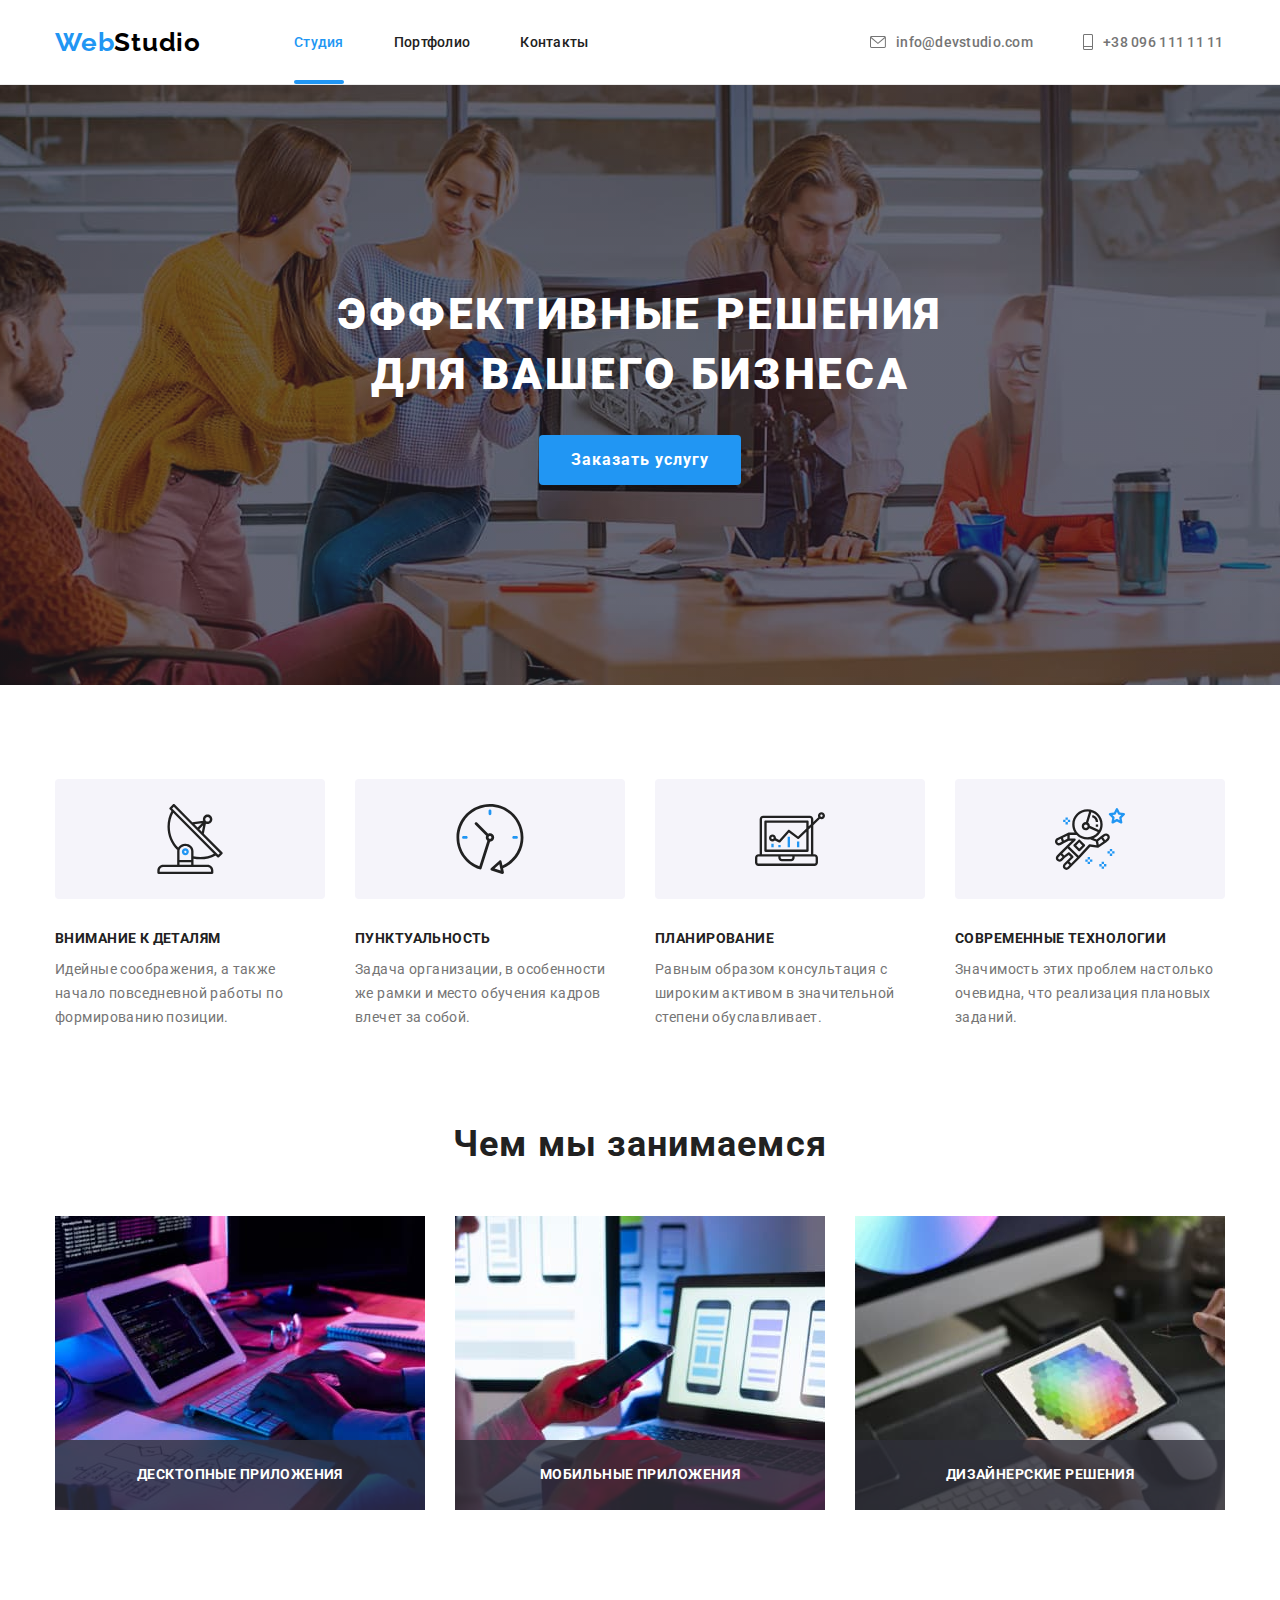
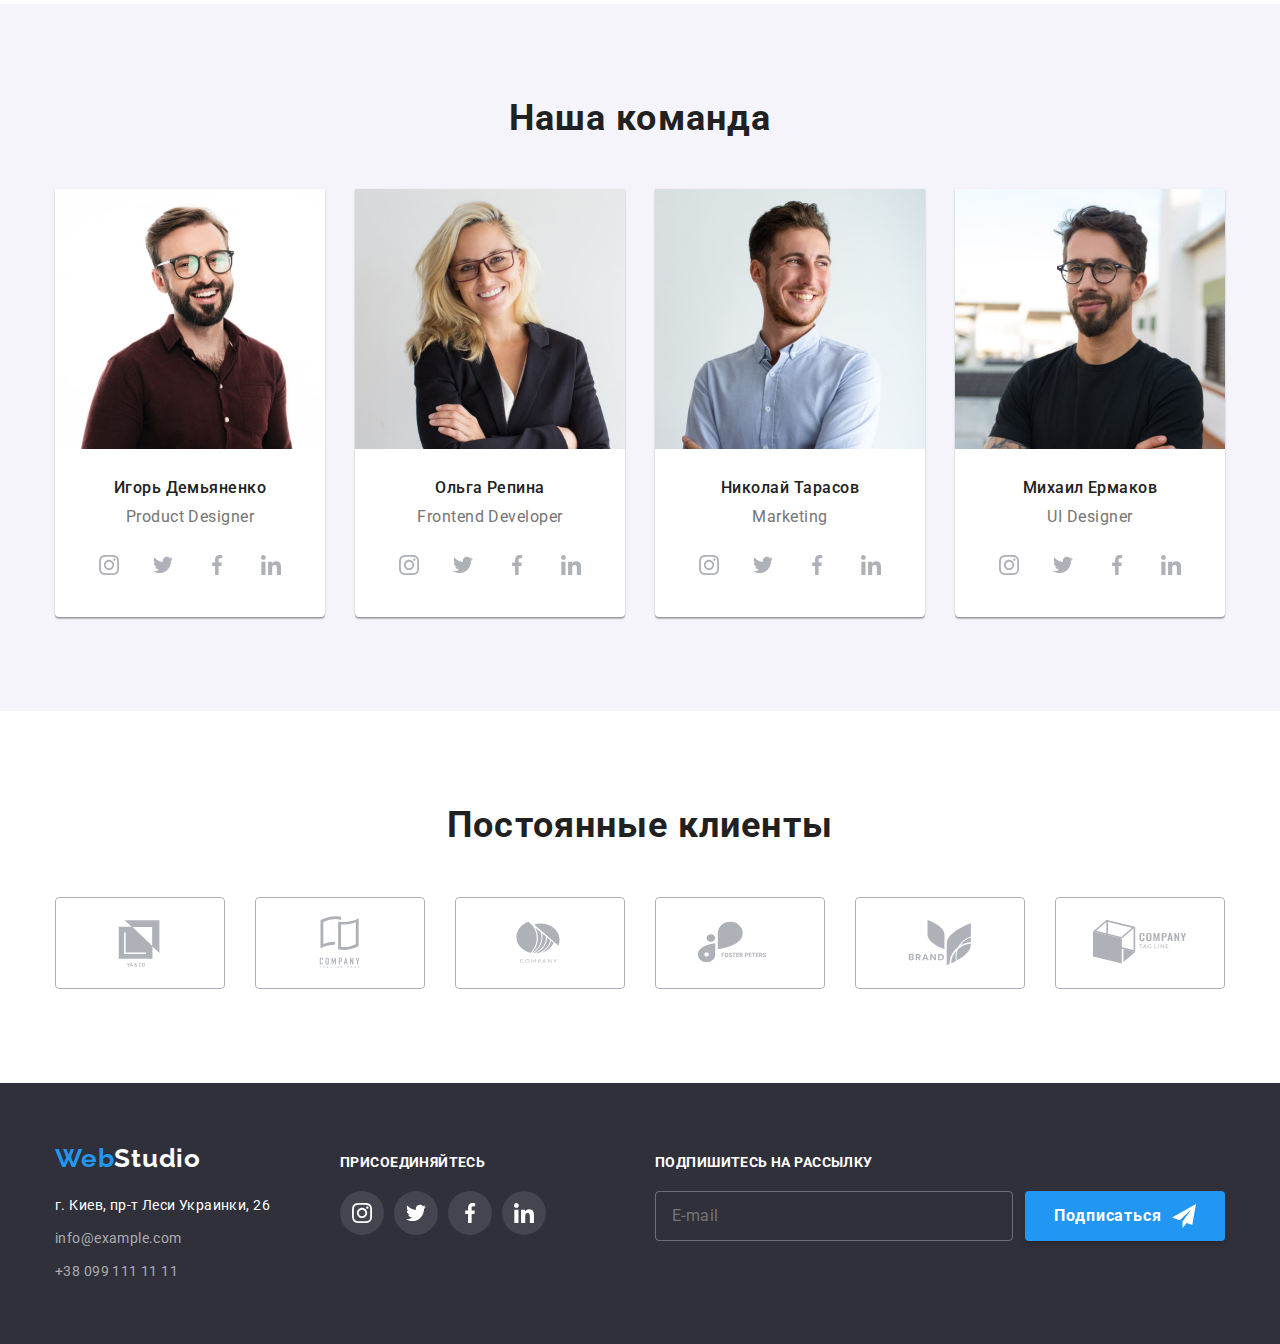
<file: index.html>
<!DOCTYPE html>
<html lang="ru">
  <head>
    <meta charset="UTF-8" />
    <meta http-equiv="X-UA-Compatible" content="IE=edge" />
    <meta name="viewport" content="width=device-width, initial-scale=1.0" />
    <link rel="preconnect" href="https://fonts.googleapis.com" />
    <link rel="preconnect" href="https://fonts.gstatic.com" crossorigin />
    <title>goit-markup-hw-07</title>
    <link
      href="https://fonts.googleapis.com/css2?family=Raleway:wght@700&family=Roboto:wght@400;500;700;900&display=swap"
      rel="stylesheet"
    />
    <link
      rel="stylesheet"
      href="https://cdnjs.cloudflare.com/ajax/libs/modern-normalize/1.1.0/modern-normalize.min.css"
    />
    <link rel="stylesheet" href="./css/main.min.css" />
  </head>
  <body>
    <header class="header">
      <div class="conteiner header__conteiner">
        <a class="logo header__logo link" href=""
          >Web<span class="header__logo--black">Studio</span></a
        >
        <nav class="navigation">
          <ul class="menu-list list">
            <li class="menu-list__item">
              <a class="menu-list__link link current" href="">Студия</a>
            </li>
            <li class="menu-list__item">
              <a class="menu-list__link link" href="./portfolio.html"
                >Портфолио</a
              >
            </li>
            <li class="menu-list__item">
              <a class="menu-list__link link" href="">Контакты</a>
            </li>
          </ul>
        </nav>
        <ul class="menu-list__secondlist list">
          <li class="menu-list__seconditem">
            <a
              class="menu-list__secondlink link"
              href="mailto:info@devstudio.com"
            >
              <svg class="envelope-icon" width="16" height="12">
                <use href="./imedges/icon/symbol-defs.svg#icon-envelope"></use>
              </svg>
              info@devstudio.com
            </a>
          </li>
          <li class="menu-list__seconditem">
            <a class="menu-list__secondlink tel link" href="tel:+380961111111">
              <svg class="telephone-icon" width="10" height="16">
                <use href="./imedges/icon/symbol-defs.svg#icon-telephone"></use>
              </svg>
              +38 096 111 11 11
            </a>
          </li>
        </ul>
      </div>
    </header>
    <main>
      <!-- section-1 -->
      <section class="hero section overlay">
        <div class="conteiner">
          <h1 class="hero__title">Эффективные решения для вашего бизнеса</h1>
          <button class="hero__button button" type="button" data-modal-open>
            Заказать услугу
          </button>
        </div>
      </section>
      <!-- section-2 -->
      <section class="dignity section">
        <div class="conteiner">
          <h2 class="visually-hidden">Достоинства</h2>
          <ul class="dignity__list list">
            <li class="dignity__item">
              <div class="dignity__icon">
                <svg class="" width="70" height="70">
                  <use href="./imedges/icon/symbol-defs.svg#icon-antenna"></use>
                </svg>
              </div>
              <h3 class="dignity__subtitle">Внимание к деталям</h3>
              <p class="dignity__text">
                Идейные соображения, а также начало повседневной работы по
                формированию позиции.
              </p>
            </li>
            <li class="dignity__item">
              <div class="dignity__icon">
                <svg class="" width="70" height="70">
                  <use href="./imedges/icon/symbol-defs.svg#icon-clock"></use>
                </svg>
              </div>
              <h3 class="dignity__subtitle">Пунктуальность</h3>
              <p class="dignity__text">
                Задача организации, в особенности же рамки и место обучения
                кадров влечет за собой.
              </p>
            </li>
            <li class="dignity__item">
              <div class="dignity__icon">
                <svg class="" width="70" height="70">
                  <use href="./imedges/icon/symbol-defs.svg#icon-diagram"></use>
                </svg>
              </div>
              <h3 class="dignity__subtitle">Планирование</h3>
              <p class="dignity__text">
                Равным образом консультация с широким активом в значительной
                степени обуславливает.
              </p>
            </li>
            <li class="dignity__item">
              <div class="dignity__icon">
                <svg class="" width="70" height="70">
                  <use
                    href="./imedges/icon/symbol-defs.svg#icon-astronaut"
                  ></use>
                </svg>
              </div>
              <h3 class="dignity__subtitle">Современные технологии</h3>
              <p class="dignity__text">
                Значимость этих проблем настолько очевидна, что реализация
                плановых заданий.
              </p>
            </li>
          </ul>
        </div>
      </section>
      <!-- section-3 -->
      <section class="activyti section">
        <div class="conteiner">
          <h2 class="activyti__title">Чем мы занимаемся</h2>
          <ul class="activyti__list list">
            <li class="imedges">
              <div class="activyti__card">
                <img
                  src="./imedges/studio/img-1.jpg"
                  alt="клавиатура и монитор"
                  width="370"
                  height="294"
                />
                <p class="activyti__text">Десктопные приложения</p>
              </div>
            </li>
            <li class="imedges">
              <div class="activyti__card">
                <img
                  src="./imedges/studio/img-2.jpg"
                  alt="клавиатура и монитор"
                  width="370"
                  height="294"
                />
                <p class="activyti__text">Мобильные приложения</p>
              </div>
            </li>
            <li class="imedges">
              <div class="activyti__card">
                <img
                  src="./imedges/studio/img-3.jpg"
                  alt="клавиатура и монитор"
                  width="370"
                  height="294"
                />
                <p class="activyti__text">Дизайнерские решения</p>
              </div>
            </li>
          </ul>
        </div>
      </section>
      <!-- section-4 -->
      <section class="command section">
        <div class="conteiner">
          <h2 class="command__title">Наша команда</h2>
          <ul class="command__list list">
            <li class="command__item">
              <img
                src="./imedges/studio/img-4.jpg"
                alt="мужчина"
                width="270"
                height="260"
              />
              <div class="command__aside">
                <h3 class="command__subtitle">Игорь Демьяненко</h3>
                <p class="command__text">Product Designer</p>
                <ul class="social-network list">
                  <li class="social-network__item">
                    <a class="social-network__link link" href="">
                      <svg class="social-network__icon" width="20" height="20">
                        <use
                          href="./imedges/icon/symbol-defs.svg#icon-instagram"
                        ></use>
                      </svg>
                    </a>
                  </li>
                  <li class="social-network__item">
                    <a class="social-network__link link" href="">
                      <svg class="social-network__icon" width="20" height="20">
                        <use
                          href="./imedges/icon/symbol-defs.svg#icon-twitter"
                        ></use>
                      </svg>
                    </a>
                  </li>
                  <li class="social-network__item">
                    <a class="social-network__link link" href="">
                      <svg class="social-network__icon" width="20" height="20">
                        <use
                          href="./imedges/icon/symbol-defs.svg#icon-facebook"
                        ></use>
                      </svg>
                    </a>
                  </li>
                  <li class="social-network__item">
                    <a class="social-network__link link" href="">
                      <svg class="social-network__icon" width="20" height="20">
                        <use
                          href="./imedges/icon/symbol-defs.svg#icon-linkedin"
                        ></use>
                      </svg>
                    </a>
                  </li>
                </ul>
              </div>
            </li>
            <li class="command__item">
              <img
                src="./imedges/studio/img-5.jpg"
                alt="женщина"
                width="270"
                height="260"
              />
              <div class="command__aside">
                <h3 class="command__subtitle">Ольга Репина</h3>
                <p class="command__text">Frontend Developer</p>
                <ul class="social-network list">
                  <li class="social-network__item">
                    <a class="social-network__link link" href="">
                      <svg class="social-network__icon" width="20" height="20">
                        <use
                          href="./imedges/icon/symbol-defs.svg#icon-instagram"
                        ></use>
                      </svg>
                    </a>
                  </li>
                  <li class="social-network__item">
                    <a class="social-network__link link" href="">
                      <svg class="social-network__icon" width="20" height="20">
                        <use
                          href="./imedges/icon/symbol-defs.svg#icon-twitter"
                        ></use>
                      </svg>
                    </a>
                  </li>
                  <li class="social-network__item">
                    <a class="social-network__link link" href="">
                      <svg class="social-network__icon" width="20" height="20">
                        <use
                          href="./imedges/icon/symbol-defs.svg#icon-facebook"
                        ></use>
                      </svg>
                    </a>
                  </li>
                  <li class="social-network__item">
                    <a class="social-network__link link" href="">
                      <svg class="social-network__icon" width="20" height="20">
                        <use
                          href="./imedges/icon/symbol-defs.svg#icon-linkedin"
                        ></use>
                      </svg>
                    </a>
                  </li>
                </ul>
              </div>
            </li>
            <li class="command__item">
              <img
                src="./imedges/studio/img-6.jpg"
                alt="мужчина"
                width="270"
                height="260"
              />
              <div class="command__aside">
                <h3 class="command__subtitle">Николай Тарасов</h3>
                <p class="command__text">Marketing</p>
                <ul class="social-network list">
                  <li class="social-network__item">
                    <a class="social-network__link link" href="">
                      <svg class="social-network__icon" width="20" height="20">
                        <use
                          href="./imedges/icon/symbol-defs.svg#icon-instagram"
                        ></use>
                      </svg>
                    </a>
                  </li>
                  <li class="social-network__item">
                    <a class="social-network__link link" href="">
                      <svg class="social-network__icon" width="20" height="20">
                        <use
                          href="./imedges/icon/symbol-defs.svg#icon-twitter"
                        ></use>
                      </svg>
                    </a>
                  </li>
                  <li class="social-network__item">
                    <a class="social-network__link link" href="">
                      <svg class="social-network__icon" width="20" height="20">
                        <use
                          href="./imedges/icon/symbol-defs.svg#icon-facebook"
                        ></use>
                      </svg>
                    </a>
                  </li>
                  <li class="social-network__item">
                    <a class="social-network__link link" href="">
                      <svg class="social-network__icon" width="20" height="20">
                        <use
                          href="./imedges/icon/symbol-defs.svg#icon-linkedin"
                        ></use>
                      </svg>
                    </a>
                  </li>
                </ul>
              </div>
            </li>
            <li class="command__item">
              <img
                src="./imedges/studio/img-7.jpg"
                alt="мужчина"
                width="270"
                height="260"
              />
              <div class="command__aside">
                <h3 class="command__subtitle">Михаил Ермаков</h3>
                <p class="command__text">UI Designer</p>
                <ul class="social-network list">
                  <li class="social-network__item">
                    <a class="social-network__link link" href="">
                      <svg class="social-network__icon" width="20" height="20">
                        <use
                          href="./imedges/icon/symbol-defs.svg#icon-instagram"
                        ></use>
                      </svg>
                    </a>
                  </li>
                  <li class="social-network__item">
                    <a class="social-network__link link" href="">
                      <svg class="social-network__icon" width="20" height="20">
                        <use
                          href="./imedges/icon/symbol-defs.svg#icon-twitter"
                        ></use>
                      </svg>
                    </a>
                  </li>
                  <li class="social-network__item">
                    <a class="social-network__link link" href="">
                      <svg class="social-network__icon" width="20" height="20">
                        <use
                          href="./imedges/icon/symbol-defs.svg#icon-facebook"
                        ></use>
                      </svg>
                    </a>
                  </li>
                  <li class="social-network__item">
                    <a class="social-network__link link" href="">
                      <svg class="social-network__icon" width="20" height="20">
                        <use
                          href="./imedges/icon/symbol-defs.svg#icon-linkedin"
                        ></use>
                      </svg>
                    </a>
                  </li>
                </ul>
              </div>
            </li>
          </ul>
        </div>
      </section>
      <!--section-5-->
      <section class="clients section">
        <div class="conteiner">
          <h2 class="clients__title">Постоянные клиенты</h2>
          <ul class="clients__list list">
            <li class="clients__item">
              <a class="clients__link link" href="">
                <svg class="clients__icon" width="106" height="60">
                  <use href="./imedges/icon/symbol-defs.svg#icon-Logo-1"></use>
                </svg>
              </a>
            </li>
            <li class="clients__item">
              <a class="clients__link link" href="">
                <svg class="clients__icon" width="106" height="60">
                  <use href="./imedges/icon/symbol-defs.svg#icon-Logo-2"></use>
                </svg>
              </a>
            </li>
            <li class="clients__item">
              <a class="clients__link link" href="">
                <svg class="clients__icon" width="106" height="60">
                  <use href="./imedges/icon/symbol-defs.svg#icon-Logo-3"></use>
                </svg>
              </a>
            </li>
            <li class="clients__item">
              <a class="clients__link link" href="">
                <svg class="clients__icon" width="106" height="60">
                  <use href="./imedges/icon/symbol-defs.svg#icon-Logo-4"></use>
                </svg>
              </a>
            </li>
            <li class="clients__item">
              <a class="clients__link link" href="">
                <svg class="clients__icon" width="106" height="60">
                  <use href="./imedges/icon/symbol-defs.svg#icon-Logo-5"></use>
                </svg>
              </a>
            </li>
            <li class="clients__item">
              <a class="clients__link link" href="">
                <svg class="clients__icon" width="106" height="60">
                  <use href="./imedges/icon/symbol-defs.svg#icon-Logo-6"></use>
                </svg>
              </a>
            </li>
          </ul>
        </div>
      </section>
    </main>
    <footer class="footer">
      <div class="footer__conteiner conteiner">
        <div>
          <a class="logo footer__logo link" href=""
            >Web<span class="footer__logo--white">Studio</span></a
          >
          <address class="address">
            <ul class="addres__list list">
              <li class="addres__item">
                <a
                  class="addres__link link"
                  href="https://goo.gl/maps/mEJsGeLwNFtNo4VW8"
                  target="blank"
                  >г. Киев, пр-т Леси Украинки, 26</a
                >
              </li>
              <li class="addres__item">
                <a class="contacts__link link" href="mailto:info@example.com"
                  >info@example.com</a
                >
              </li>
              <li class="addres__item">
                <a class="contacts__link link" href="tel:+380991111111"
                  >+38 099 111 11 11</a
                >
              </li>
            </ul>
          </address>
        </div>
        <div class="footer__soc">
          <p class="footer__text">присоединяйтесь</p>
          <ul class="social-network list">
            <li class="social-network__item">
              <a
                class="social-network__link social-network__link--footer link"
                href=""
              >
                <svg class="social-network__icon" width="20" height="20">
                  <use
                    href="./imedges/icon/symbol-defs.svg#icon-instagram"
                  ></use>
                </svg>
              </a>
            </li>
            <li class="social-network__item">
              <a
                class="social-network__link social-network__link--footer link"
                href=""
              >
                <svg class="social-network__icon" width="20" height="20">
                  <use href="./imedges/icon/symbol-defs.svg#icon-twitter"></use>
                </svg>
              </a>
            </li>
            <li class="social-network__item">
              <a
                class="social-network__link social-network__link--footer link"
                href=""
              >
                <svg class="social-network__icon" width="20" height="20">
                  <use
                    href="./imedges/icon/symbol-defs.svg#icon-facebook"
                  ></use>
                </svg>
              </a>
            </li>
            <li class="social-network__item">
              <a
                class="social-network__link social-network__link--footer link"
                href=""
              >
                <svg class="social-network__icon" width="20" height="20">
                  <use
                    href="./imedges/icon/symbol-defs.svg#icon-linkedin"
                  ></use>
                </svg>
              </a>
            </li>
          </ul>
        </div>
        <form class="footer-form">
          <div>
            <p class="footer-form__text">Подпишитесь на рассылку</p>
            <input
              type="email"
              name="meil"
              class="footer-input"
              placeholder="E-mail"
            />
          </div>
          <button class="footer__button button" type="submit">
            Подписаться
            <svg class="footer-form__icon" width="24" height="24">
              <use href="./imedges/icon/symbol-defs.svg#icon-icon-send"></use>
            </svg>
          </button>
        </form>
      </div>
    </footer>
    <div class="backdrop is-hidden" data-modal>
      <div class="modal">
        <button class="modal__close" type="button" data-modal-close>
          <svg class="modal__icon" width="18" height="18">
            <use
              href="./imedges/icon/symbol-defs.svg#icon-close-black-18dp-2-1-1"
            ></use>
          </svg>
        </button>
        <p class="modal__title">Оставьте свои данные, мы вам перезвоним</p>
        <form class="modal-form" action="#">
          <div class="modal-form__field">
            <label class="modal-form__label" for="name">Имя</label>
            <div class="modal-form__input-wrap">
              <input
                type="text"
                name="name"
                id="name"
                class="modal-form__input"
                required
                minlength="2"
              />
              <svg class="modal-form__icon" width="18" height="18">
                <use
                  href="./imedges/icon/symbol-defs.svg#icon-person-black"
                ></use>
              </svg>
            </div>
          </div>
          <div class="modal-form__field">
            <label class="modal-form__label" for="tel">Телефон</label>
            <div class="modal-form__input-wrap">
              <input
                type="tel"
                name="tel"
                id="tel"
                class="modal-form__input"
                required
              />
              <svg class="modal-form__icon" width="18" height="18">
                <use
                  href="./imedges/icon/symbol-defs.svg#icon-phone-black"
                ></use>
              </svg>
            </div>
          </div>
          <div class="modal-form__field">
            <label class="modal-form__label" for="mail">Почта</label>
            <div class="modal-form__input-wrap">
              <input
                type="email"
                name="meil"
                id="mail"
                class="modal-form__input"
              />
              <svg class="modal-form__icon" width="18" height="18">
                <use
                  href="./imedges/icon/symbol-defs.svg#icon-email-black"
                ></use>
              </svg>
            </div>
          </div>
          <div class="modal-form__field">
            <label class="modal-form__label" for="comment">Коментарий</label>
            <textarea
              name="comment"
              placeholder="Введите текст"
              class="modal-form__comment"
              id="comment"
            ></textarea>
          </div>
          <div class="checkbox">
            <input
              type="checkbox"
              name="privasy-check"
              class="checkbox__check visually-hidden"
              id="modal-check"
            />
            <label class="checkbox__text" for="modal-check">
              <svg class="checkbox__ikon-first" width="16" height="15">
                <use href="./imedges/icon/symbol-defs.svg#icon-Vector"></use>
              </svg>
              <svg class="checkbox__ikon-second" width="16" height="15">
                <use
                  href="./imedges/icon/symbol-defs.svg#icon-icon-check"
                ></use>
              </svg>
              Соглашаюсь с рассылкой и принимаю&nbsp;
              <a class="modal-form__link" href="">Условия договора</a></label
            >
          </div>
          <button class="modal-button button" type="submit">Отправить</button>
        </form>
      </div>
    </div>
    <script src="./js/modal.js"></script>
  </body>
</html>
</file>
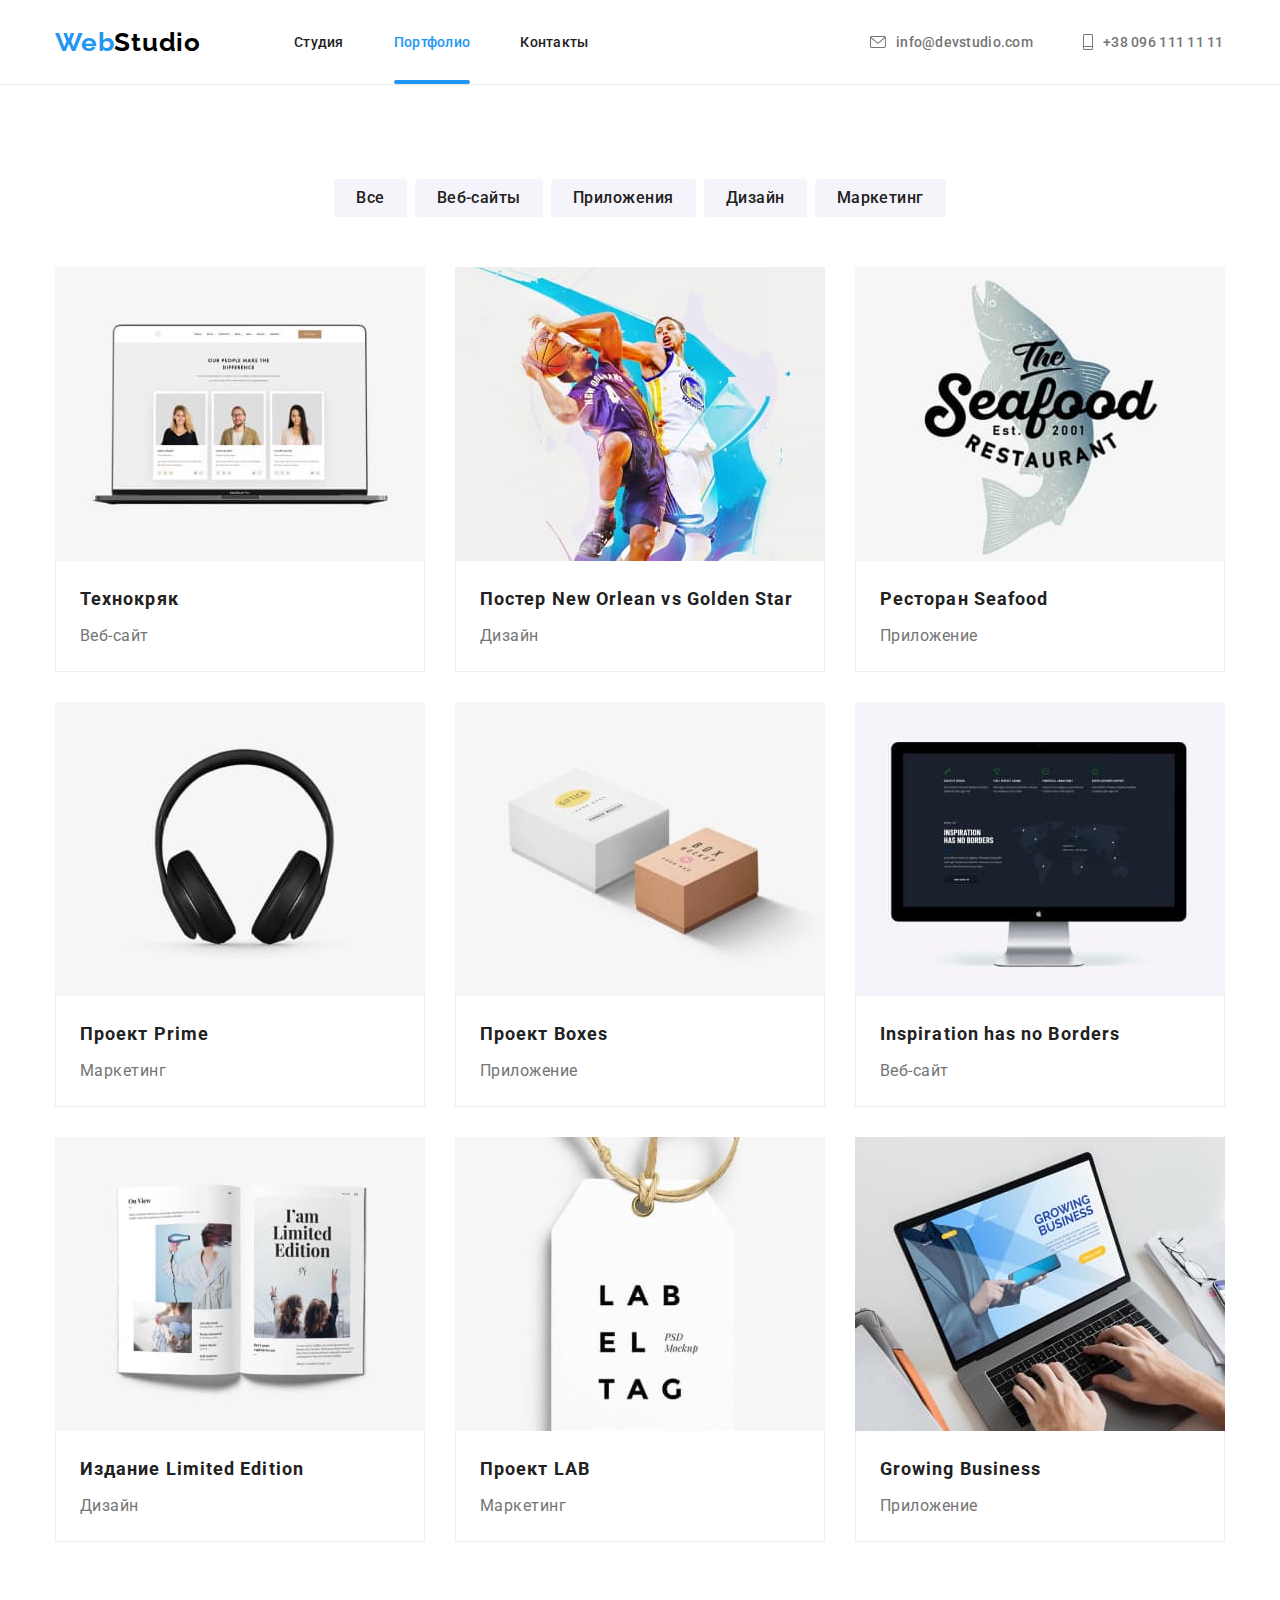
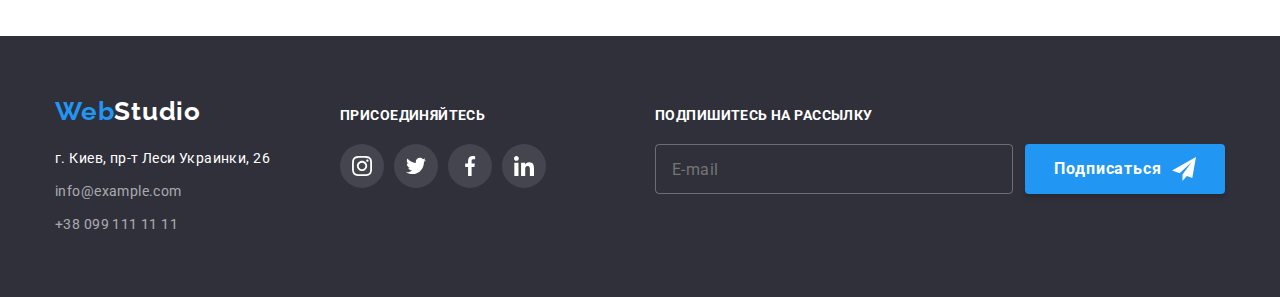
<file: portfolio.html>
<!DOCTYPE html>
<html lang="ru">
  <head>
    <meta charset="UTF-8" />
    <meta http-equiv="X-UA-Compatible" content="IE=edge" />
    <meta name="viewport" content="width=device-width, initial-scale=1.0" />
    <link rel="preconnect" href="https://fonts.googleapis.com" />
    <link rel="preconnect" href="https://fonts.gstatic.com" crossorigin />
    <title>goit-markup-hw-07</title>
    <link
      href="https://fonts.googleapis.com/css2?family=Raleway:wght@700&family=Roboto:wght@400;500;700;900&display=swap"
      rel="stylesheet"
    />
    <link
      rel="stylesheet"
      href="https://cdnjs.cloudflare.com/ajax/libs/modern-normalize/1.1.0/modern-normalize.min.css"
    />
    <link rel="stylesheet" href="./css/main.min.css" />
  </head>
  <body>
    <header class="header">
      <div class="conteiner header__conteiner">
        <a class="logo header__logo link" href=""
          >Web<span class="header__logo--black">Studio</span></a
        >
        <nav class="navigation">
          <ul class="menu-list list">
            <li class="menu-list__item">
              <a class="menu-list__link link" href="./index.html">Студия</a>
            </li>
            <li class="menu-list__item">
              <a class="menu-list__link link current" href="">Портфолио</a>
            </li>
            <li class="menu-list__item">
              <a class="menu-list__link link" href="">Контакты</a>
            </li>
          </ul>
        </nav>
        <ul class="menu-list__secondlist list">
          <li class="menu-list__seconditem">
            <a
              class="menu-list__secondlink link"
              href="mailto:info@devstudio.com"
            >
              <svg class="envelope-icon" width="16" height="12">
                <use href="./imedges/icon/symbol-defs.svg#icon-envelope"></use>
              </svg>
              info@devstudio.com
            </a>
          </li>
          <li class="menu-list__seconditem">
            <a class="menu-list__secondlink tel link" href="tel:+380961111111">
              <svg class="telephone-icon" width="10" height="16">
                <use href="./imedges/icon/symbol-defs.svg#icon-telephone"></use>
              </svg>
              +38 096 111 11 11
            </a>
          </li>
        </ul>
      </div>
    </header>
    <main>
      <!--secsion-6-->
      <section class="progects section">
        <div class="conteiner">
          <ul class="button-set list">
            <li class="button-set__item">
              <button class="button-set__button button" type="button">
                Все
              </button>
            </li>
            <li class="button-set__item">
              <button class="button-set__button button" type="button">
                Веб-сайты
              </button>
            </li>
            <li class="button-set__item">
              <button class="button-set__button button" type="button">
                Приложения
              </button>
            </li>
            <li class="button-set__item">
              <button class="button-set__button button" type="button">
                Дизайн
              </button>
            </li>
            <li class="button-set__item">
              <button class="button-set__button button" type="button">
                Маркетинг
              </button>
            </li>
          </ul>
          <h1 class="visually-hidden">Наши проекты</h1>
          <ul class="progects list">
            <li class="progects-card">
              <a class="progects-card__link link" href="">
                <div class="card">
                  <img
                    src="./imedges/portfolio/img.jpg"
                    alt="ноутбук"
                    width="370"
                    height="294"
                  />
                  <p class="progects-card__toptext">
                    Ресурс предлагает комплексные предложения с разным уровнем
                    функционала и сервисов. Все это позволит посетителю получить
                    исчерпывающие сведения о компании или частном лице.
                  </p>
                </div>
                <div class="border">
                  <h2 class="progects-card__title">Технокряк</h2>
                  <p class="progects-card__text">Веб-сайт</p>
                </div>
              </a>
            </li>
            <li class="progects-card">
              <a class="progects-card__link link" href="">
                <div class="card">
                  <img
                    src="./imedges/portfolio/img-1.jpg"
                    alt="баскетболисты"
                    width="370"
                    height="294"
                  />
                  <p class="progects-card__toptext">
                    Ресурс предлагает комплексные предложения с разным уровнем
                    функционала и сервисов. Все это позволит посетителю получить
                    исчерпывающие сведения о компании или частном лице.
                  </p>
                </div>
                <div class="border">
                  <h2 class="progects-card__title">
                    Постер New Orlean vs Golden Star
                  </h2>
                  <p class="progects-card__text">Дизайн</p>
                </div>
              </a>
            </li>
            <li class="progects-card">
              <a class="progects-card__link link" href="">
                <div class="card">
                  <img
                    src="./imedges/portfolio/img-2.jpg"
                    alt="эмблема"
                    width="370"
                    height="294"
                  />
                  <p class="progects-card__toptext">
                    Ресурс предлагает комплексные предложения с разным уровнем
                    функционала и сервисов. Все это позволит посетителю получить
                    исчерпывающие сведения о компании или частном лице.
                  </p>
                </div>
                <div class="border">
                  <h2 class="progects-card__title">Ресторан Seafood</h2>
                  <p class="progects-card__text">Приложение</p>
                </div>
              </a>
            </li>
            <li class="progects-card">
              <a class="progects-card__link link" href="">
                <div class="card">
                  <img
                    src="./imedges/portfolio/img-3.jpg"
                    alt="наушники"
                    width="370"
                    height="294"
                  />
                  <p class="progects-card__toptext">
                    Ресурс предлагает комплексные предложения с разным уровнем
                    функционала и сервисов. Все это позволит посетителю получить
                    исчерпывающие сведения о компании или частном лице.
                  </p>
                </div>
                <div class="border">
                  <h2 class="progects-card__title">Проект Prime</h2>
                  <p class="progects-card__text">Маркетинг</p>
                </div>
              </a>
            </li>
            <li class="progects-card">
              <a class="progects-card__link link" href="">
                <div class="card">
                  <img
                    src="./imedges/portfolio/img-4.jpg"
                    alt="коробки"
                    width="370"
                    height="294"
                  />
                  <p class="progects-card__toptext">
                    Ресурс предлагает комплексные предложения с разным уровнем
                    функционала и сервисов. Все это позволит посетителю получить
                    исчерпывающие сведения о компании или частном лице.
                  </p>
                </div>
                <div class="border">
                  <h2 class="progects-card__title">Проект Boxes</h2>
                  <p class="progects-card__text">Приложение</p>
                </div>
              </a>
            </li>
            <li class="progects-card">
              <a class="progects-card__link link" href="">
                <div class="card">
                  <img
                    src="./imedges/portfolio/img-5.jpg"
                    alt="млнитор"
                    width="370"
                    height="294"
                  />
                  <p class="progects-card__toptext">
                    Ресурс предлагает комплексные предложения с разным уровнем
                    функционала и сервисов. Все это позволит посетителю получить
                    исчерпывающие сведения о компании или частном лице.
                  </p>
                </div>
                <div class="border">
                  <h2 class="progects-card__title">
                    Inspiration has no Borders
                  </h2>
                  <p class="progects-card__text">Веб-сайт</p>
                </div>
              </a>
            </li>
            <li class="progects-card">
              <a class="progects-card__link link" href="">
                <div class="card">
                  <img
                    src="./imedges/portfolio/img-6.jpg"
                    alt="книга"
                    width="370"
                    height="294"
                  />
                  <p class="progects-card__toptext">
                    Ресурс предлагает комплексные предложения с разным уровнем
                    функционала и сервисов. Все это позволит посетителю получить
                    исчерпывающие сведения о компании или частном лице.
                  </p>
                </div>
                <div class="border">
                  <h2 class="progects-card__title">Издание Limited Edition</h2>
                  <p class="progects-card__text">Дизайн</p>
                </div>
              </a>
            </li>
            <li class="progects-card">
              <a class="progects-card__link link" href="">
                <div class="card">
                  <img
                    src="./imedges/portfolio/img-7.jpg"
                    alt="бирка"
                    width="370"
                    height="294"
                  />
                  <p class="progects-card__toptext">
                    Ресурс предлагает комплексные предложения с разным уровнем
                    функционала и сервисов. Все это позволит посетителю получить
                    исчерпывающие сведения о компании или частном лице.
                  </p>
                </div>
                <div class="border">
                  <h2 class="progects-card__title">Проект LAB</h2>
                  <p class="progects-card__text">Маркетинг</p>
                </div>
              </a>
            </li>
            <li class="progects-card">
              <a class="progects-card__link link" href="">
                <div class="card">
                  <img
                    src="./imedges/portfolio/img-8.jpg"
                    alt="руки на клавиатуре"
                    width="370"
                    height="294"
                  />
                  <p class="progects-card__toptext">
                    Ресурс предлагает комплексные предложения с разным уровнем
                    функционала и сервисов. Все это позволит посетителю получить
                    исчерпывающие сведения о компании или частном лице.
                  </p>
                </div>
                <div class="border">
                  <h2 class="progects-card__title">Growing Business</h2>
                  <p class="progects-card__text">Приложение</p>
                </div>
              </a>
            </li>
          </ul>
        </div>
      </section>
    </main>
    <footer class="footer">
      <div class="footer__conteiner conteiner">
        <div>
          <a class="logo footer__logo link" href=""
            >Web<span class="footer__logo--white">Studio</span></a
          >
          <address class="address">
            <ul class="addres__list list">
              <li class="addres__item">
                <a
                  class="addres__link link"
                  href="https://goo.gl/maps/mEJsGeLwNFtNo4VW8"
                  target="blank"
                  >г. Киев, пр-т Леси Украинки, 26</a
                >
              </li>
              <li class="addres__item">
                <a class="contacts__link link" href="mailto:info@example.com"
                  >info@example.com</a
                >
              </li>
              <li class="addres__item">
                <a class="contacts__link link" href="tel:+380991111111"
                  >+38 099 111 11 11</a
                >
              </li>
            </ul>
          </address>
        </div>
        <div class="footer__soc">
          <p class="footer__text">присоединяйтесь</p>
          <ul class="social-network list">
            <li class="social-network__item">
              <a
                class="social-network__link social-network__link--footer link"
                href=""
              >
                <svg class="social-network__icon" width="20" height="20">
                  <use
                    href="./imedges/icon/symbol-defs.svg#icon-instagram"
                  ></use>
                </svg>
              </a>
            </li>
            <li class="social-network__item">
              <a
                class="social-network__link social-network__link--footer link"
                href=""
              >
                <svg class="social-network__icon" width="20" height="20">
                  <use href="./imedges/icon/symbol-defs.svg#icon-twitter"></use>
                </svg>
              </a>
            </li>
            <li class="social-network__item">
              <a
                class="social-network__link social-network__link--footer link"
                href=""
              >
                <svg class="social-network__icon" width="20" height="20">
                  <use
                    href="./imedges/icon/symbol-defs.svg#icon-facebook"
                  ></use>
                </svg>
              </a>
            </li>
            <li class="social-network__item">
              <a
                class="social-network__link social-network__link--footer link"
                href=""
              >
                <svg class="social-network__icon" width="20" height="20">
                  <use
                    href="./imedges/icon/symbol-defs.svg#icon-linkedin"
                  ></use>
                </svg>
              </a>
            </li>
          </ul>
        </div>
        <form class="footer-form">
          <div>
            <p class="footer-form__text">Подпишитесь на рассылку</p>
            <input
              type="email"
              name="meil"
              class="footer-input"
              placeholder="E-mail"
            />
          </div>
          <button class="footer__button button" type="submit">
            Подписаться
            <svg class="footer-form__icon" width="24" height="24">
              <use href="./imedges/icon/symbol-defs.svg#icon-icon-send"></use>
            </svg>
          </button>
        </form>
      </div>
    </footer>
  </body>
</html>
</file>
<file: css/main.min.css>
:root{--footer-color: #2F303A;--color-title: #212121;--color-text: #757575;--accent-color: #2196F3;--body-font: "Roboto", sans-serif;--second-font: "Raleway"}.visually-hidden{position:absolute;white-space:nowrap;width:1px;height:1px;overflow:hidden;border:0;padding:0;clip:rect(0 0 0 0);clip-path:inset(50%);margin:-1px}*,*::before,*::after{box-sizing:border-box}h1,h2,h3,h4,h5,h6,p{margin:0}ul,ol{margin:0;padding-left:0}img{display:block}body{font-family:var(--body-font);color:var(--color-text)}.list{list-style:none}.link{text-decoration:none}.section{padding-top:94px;padding-bottom:94px}.conteiner{width:1200px;padding-left:15px;padding-right:15px;margin-left:auto;margin-right:auto}.header{background-color:#fff;border-bottom:1px solid #ececec}.header__conteiner{display:flex;align-items:center}.menu-list{display:flex}.menu-list .link.current{color:var(--accent-color)}.menu-list__item+.menu-list__item{margin-left:50px}.menu-list__link{display:flex;flex-direction:column;padding-top:32px;font-weight:500;font-size:14px;line-height:1.43;letter-spacing:.02em;color:var(--color-title);transition:color 250ms cubic-bezier(0.4, 0, 0.2, 1)}.menu-list__link:hover,.menu-list__link:focus{color:var(--accent-color)}.current::after{content:"";margin-top:28px;width:100%;height:4px;border-radius:2px;background-color:#2196f3}.menu-list__secondlist{display:flex;margin-left:auto}.menu-list__seconditem+.menu-list__seconditem{margin-left:50px}.menu-list__secondlink{padding-top:32px;padding-bottom:32px;display:flex;align-items:center;font-weight:500;font-size:14px;line-height:1.43;letter-spacing:.02em;color:var(--color-text);transition:color 250ms cubic-bezier(0.4, 0, 0.2, 1)}.menu-list__secondlink:hover,.menu-list__secondlink:focus{color:var(--accent-color)}.envelope-icon{width:16px;height:12px;margin-right:10px;fill:currentColor}.telephone-icon{width:10px;height:20px;margin-right:10px;fill:currentColor}.tel{width:142px}.logo{font-family:var(--second-font);font-weight:700;font-size:26px;line-height:1.19;letter-spacing:.03em;color:var(--accent-color)}.header__logo{margin-right:93px}.header__logo--black{color:#000}.footer__logo--white{color:#fff}.hero{max-width:1600px;height:600px;margin-left:auto;margin-right:auto;background-color:var(--footer-color);text-align:center;padding-top:200px;padding-bottom:200px;background-image:linear-gradient(rgba(47, 48, 58, 0.4), rgba(47, 48, 58, 0.4)),url(../imedges/studio/Img\ Hero.jpg);background-repeat:no-repeat;background-position:center}.hero__title{max-width:696px;margin-left:auto;margin-right:auto;font-weight:900;font-size:44px;line-height:1.36;letter-spacing:.06em;text-transform:uppercase;color:#fff;margin-bottom:30px}.hero__button{padding:10px 32px;font-weight:700;font-size:16px;line-height:1.88;align-items:center;text-align:center;letter-spacing:.06em;color:#fff;border:none;background:var(--accent-color);box-shadow:0px 4px 4px rgba(0,0,0,.15);border-radius:4px;cursor:pointer;transition:background-color 250ms cubic-bezier(0.4, 0, 0.2, 1)}.hero__button:hover,.hero__button:focus{background-color:#188ce8}.dignity__list{display:flex}.dignity__item{width:270px}.dignity__item+.dignity__item{margin-left:30px}.dignity__subtitle{font-weight:700;font-size:14px;line-height:1.36;letter-spacing:.03em;text-transform:uppercase;color:var(--color-title);margin-bottom:10px;margin-top:30px}.dignity__text{font-size:14px;line-height:1.71;letter-spacing:.03em}.dignity__icon{width:270px;height:120px;background:#f5f4fa;border-radius:4px;display:flex;justify-content:center;align-items:center}.activyti{padding-top:0}.activyti__title{font-weight:700;font-size:36px;line-height:1.16;text-align:center;letter-spacing:.03em;color:var(--color-title);margin-bottom:50px}.activyti__list{display:flex}.imedges+.imedges{margin-left:30px}.activyti__card{position:relative}.activyti__text{position:absolute;bottom:0;display:flex;width:100%;height:70px;justify-content:center;align-items:center;font-weight:700;font-size:14px;line-height:1.14px;letter-spacing:.03em;text-transform:uppercase;color:#fff;background-color:rgba(47,48,58,.8)}.command{background-color:#f5f4fa}.command__title{font-weight:700;font-size:36px;line-height:1.16;text-align:center;letter-spacing:.03em;color:var(--color-title);margin-bottom:50px}.command__list{display:flex;flex-wrap:wrap}.command__item{width:calc((100% - 90px)/4);margin-right:30px;background:#fff;box-shadow:0px 1px 3px rgba(0,0,0,.12),0px 1px 1px rgba(0,0,0,.14),0px 2px 1px rgba(0,0,0,.2);border-radius:0px 0px 4px 4px}.command__item:nth-child(4n){margin-right:0}.command__aside{padding-top:30px;padding-bottom:30px}.command__subtitle{margin-bottom:10px;font-weight:500;font-size:16px;line-height:1.18;text-align:center;letter-spacing:.03em;color:var(--color-title)}.command__text{font-size:16px;line-height:1.18;text-align:center;letter-spacing:.03em;margin-bottom:16px}.social-network{display:flex;justify-content:center}.social-network__item+.social-network__item{margin-left:10px}.social-network__link{width:44px;height:44px;border-radius:50%;display:flex;justify-content:center;align-items:center;fill:#afb1b8;transition:background-color 250ms cubic-bezier(0.4, 0, 0.2, 1),fill 250ms cubic-bezier(0.4, 0, 0.2, 1)}.social-network__link:hover,.social-network__link:focus{background-color:var(--accent-color);fill:#fff}.clients__title{font-weight:700;font-size:36px;line-height:1.16;text-align:center;letter-spacing:.03em;color:var(--color-title);margin-bottom:50px}.clients__list{display:flex}.clients__item+.clients__item{margin-left:30px}.clients__link{width:170px;height:92px;border-radius:4px;border:1px solid #afb1b8;display:flex;justify-content:center;align-items:center;fill:#afb1b8;transition:fill 250ms cubic-bezier(0.4, 0, 0.2, 1),border 250ms cubic-bezier(0.4, 0, 0.2, 1)}.clients__link:hover,.clients__link:focus{border-color:var(--accent-color);fill:var(--accent-color);cursor:pointer}.clients__link:hover,.clients__link:focus{fill:var(--accent-color)}.button-set{display:flex;justify-content:center;margin-bottom:50px}.button-set__item+.button-set__item{margin-left:8px}.button-set__button{padding:6px 22px;font-weight:500;font-size:16px;line-height:1.62;text-align:center;letter-spacing:.03em;color:var(--color-title);background:#f5f4fa;border-radius:4px;border:none;transition:color 250ms cubic-bezier(0.4, 0, 0.2, 1),background-color 250ms cubic-bezier(0.4, 0, 0.2, 1),cursor 250ms cubic-bezier(0.4, 0, 0.2, 1),box-shadow 250ms cubic-bezier(0.4, 0, 0.2, 1)}.button-set__button:focus,.button-set__button:hover{color:#fff;background-color:var(--accent-color);cursor:pointer;box-shadow:0px 3px 1px rgba(0,0,0,.1),0px 1px 2px rgba(0,0,0,.08),0px 2px 2px rgba(0,0,0,.12)}.progects{display:flex;flex-wrap:wrap}.progects-card{width:calc((100% - 60px)/3);margin-right:30px;margin-bottom:30px}.progects-card:nth-child(3n){margin-right:0}.progects-card:nth-last-child(-n+3){margin-bottom:0}.progects-card:hover .progects-card__toptext{transform:translateY(0)}.border{background:#fff;border-right:1px solid #eee;border-bottom:1px solid #eee;border-left:1px solid #eee;padding:20px 24px}.progects-card__link{display:block;transition:box-shadow 250ms cubic-bezier(0.4, 0, 0.2, 1)}.progects-card__link:hover,.progects-card__link:focus{box-shadow:0px 1px 1px rgba(0,0,0,.12),0px 4px 4px rgba(0,0,0,.06),1px 4px 6px rgba(0,0,0,.16)}.progects-card__title{font-weight:700;font-size:18px;line-height:2;letter-spacing:.06em;color:var(--color-title)}.progects-card__text{margin-top:4px;font-size:16px;line-height:1.88;letter-spacing:.03em;color:var(--color-text)}.card{position:relative;overflow:hidden}.progects-card__toptext{position:absolute;top:0;height:100%;width:100%;padding:63px 24px;font-weight:400;font-size:18px;line-height:1.56;letter-spacing:.03em;color:#fff;transform:translateY(100%);transition:transform 250ms cubic-bezier(0.4, 0, 0.2, 1);background-color:rgba(33,150,243,.9)}.footer{background-color:var(--footer-color);padding-top:60px;padding-bottom:60px}.footer__conteiner{display:flex;align-items:baseline}.logo+.address{margin-top:20px}.address{font-style:normal}.social-network{display:flex;justify-content:center}.addres__item+.addres__item{margin-top:9px}.addres__link{font-size:14px;line-height:1.71;letter-spacing:.03em;color:#fff;transition:color 250ms cubic-bezier(0.4, 0, 0.2, 1)}.addres__link:hover,.addres__link:focus{color:var(--accent-color)}.contacts__link{font-size:14px;line-height:1.71;letter-spacing:.03em;color:rgba(255,255,255,.6);transition:color 250ms cubic-bezier(0.4, 0, 0.2, 1)}.contacts__link:hover,.contacts__link:focus{color:var(--accent-color)}.footer__soc{margin-left:70px}.footer__text{font-weight:700;font-size:14px;line-height:1.14;letter-spacing:.03em;text-transform:uppercase;margin-bottom:20px;color:#fff}.social-network__item+.social-network__item{margin-left:10px}.social-network__link--footer{width:44px;height:44px;border-radius:50%;display:flex;justify-content:center;align-items:center;background:rgba(255,255,255,.1);fill:#fff;transition:background-color 250ms cubic-bezier(0.4, 0, 0.2, 1)}.social-network__link--footer:hover,.social-network__link--footer:focus{background-color:var(--accent-color);fill:#fff}.footer-form{margin-left:auto;display:flex}.footer-form__text{margin-bottom:20px;font-weight:700;font-size:14px;line-height:1.14;letter-spacing:.03em;text-transform:uppercase;color:#fff}.footer-input{width:358px;height:50px;padding-left:16px;padding-right:16px;font-size:16px;line-height:1.25;letter-spacing:.03em;color:rgba(255,255,255,.6);background:none;border:1px solid rgba(255,255,255,.3);border-radius:4px;outline:none;cursor:pointer;transition:border-color 250ms cubic-bezier(0.4, 0, 0.2, 1)}.footer-input:focus{border-color:var(--accent-color)}.footer__button{display:flex;align-items:center;justify-content:center;width:200px;height:50px;margin-top:auto;margin-left:12px;font-weight:700;font-size:16px;line-height:1.88;letter-spacing:.06em;color:#fff;border:none;background-color:var(--accent-color);box-shadow:0px 4px 4px rgba(0,0,0,.15);border-radius:4px;cursor:pointer;transition:background-color 250ms cubic-bezier(0.4, 0, 0.2, 1)}.footer__button:hover,.footer__button:focus{background-color:#188ce8}.footer-form__icon{margin-left:10px}.backdrop{position:fixed;top:0;left:0;height:100%;width:100%;background-color:rgba(0,0,0,.2);opacity:1;transition:500ms cubic-bezier(0.4, 0, 0.2, 1)}.backdrop.is-hidden .modal{transform:translate(-50%, -50%) scale(0.1)}.modal{position:absolute;top:50%;left:50%;padding:40px;width:528px;min-height:581px;background:#fff;box-shadow:0px 1px 3px rgba(0,0,0,.12),0px 1px 1px rgba(0,0,0,.14),0px 2px 1px rgba(0,0,0,.2);border-radius:4px;transform:translate(-50%, -50%) scale(1) rotate(360deg);transition:500ms cubic-bezier(0.4, 0, 0.2, 1)}.modal__close{position:absolute;top:8px;right:8px;display:flex;align-items:center;height:30px;width:30px;border-radius:50%;background:#fff;border:1px solid rgba(0,0,0,.1);fill:#000;cursor:pointer;transition:fill 250ms cubic-bezier(0.4, 0, 0.2, 1)}.modal__close:hover,.modal__close:focus{fill:var(--accent-color)}.is-hidden{opacity:0;pointer-events:none;visibility:hidden}.modal__title{margin-bottom:12px;font-weight:700;font-size:20px;line-height:1.15;text-align:center;letter-spacing:.03em;color:#212121}.modal-button{width:200px;height:50px;border:none;background:#2196f3;box-shadow:0px 4px 4px rgba(0,0,0,.15);border-radius:4px;display:block;margin-left:auto;margin-right:auto;font-size:16px;line-height:1.88;letter-spacing:.06em;color:#fff;cursor:pointer;transition:background-color 250ms cubic-bezier(0.4, 0, 0.2, 1)}.modal-button:hover,.modal-button:focus{background-color:#188ce8}.modal-form__field{margin-bottom:10px}.modal-form__input-wrap{position:relative}.modal-form__icon{position:absolute;left:12px;top:50%;transform:translateY(-50%);transition:fill 250ms cubic-bezier(0.4, 0, 0.2, 1)}.modal-form__label{display:block;margin-bottom:4px;font-size:12px;line-height:1.16;letter-spacing:.01em;color:#757575}.modal-form__input{width:100%;height:40px;padding-left:42px;padding-right:12px;border:1px solid rgba(33,33,33,.2);border-radius:4px;cursor:pointer;outline:none;transition:border-color 250ms cubic-bezier(0.4, 0, 0.2, 1)}.modal-form__input:focus{border-color:var(--accent-color)}.modal-form__input:focus+.modal-form__icon{fill:var(--accent-color)}.modal-form__comment{display:block;width:100%;height:120px;padding:12px 16px;border:1px solid rgba(33,33,33,.2);border-radius:4px;outline:none;resize:none;cursor:pointer;transition:border-color 250ms cubic-bezier(0.4, 0, 0.2, 1)}.modal-form__comment::placeholder{font-size:14px;line-height:1.14;letter-spacing:.01em;color:rgba(117,117,117,.5)}.modal-form__comment:focus{border-color:var(--accent-color)}.modal-form__link{color:var(--accent-color)}.checkbox{margin-top:20px;margin-bottom:30px}.checkbox__text{position:relative;font-size:14px;line-height:1.71;letter-spacing:.03em;color:#757575;display:flex;align-items:center;justify-content:center;cursor:pointer}.checkbox__ikon-first{position:absolute;left:12px;color:#212121;transition:fill 250ms cubic-bezier(0.4, 0, 0.2, 1)}.checkbox__ikon-second{width:16px;height:15px;margin-right:7px;border-radius:2px;fill:rgba(0,0,0,0);transition:fill 250ms cubic-bezier(0.4, 0, 0.2, 1);transition:background-color 250ms cubic-bezier(0.4, 0, 0.2, 1)}.checkbox__check:checked+.checkbox__text .checkbox__ikon-first{fill:rgba(0,0,0,0)}.checkbox__check:checked+.checkbox__text .checkbox__ikon-second{fill:#fff;background-color:var(--accent-color);border:1px solid rgba(0,0,0,0)}/*# sourceMappingURL=main.min.css.map */
</file>
